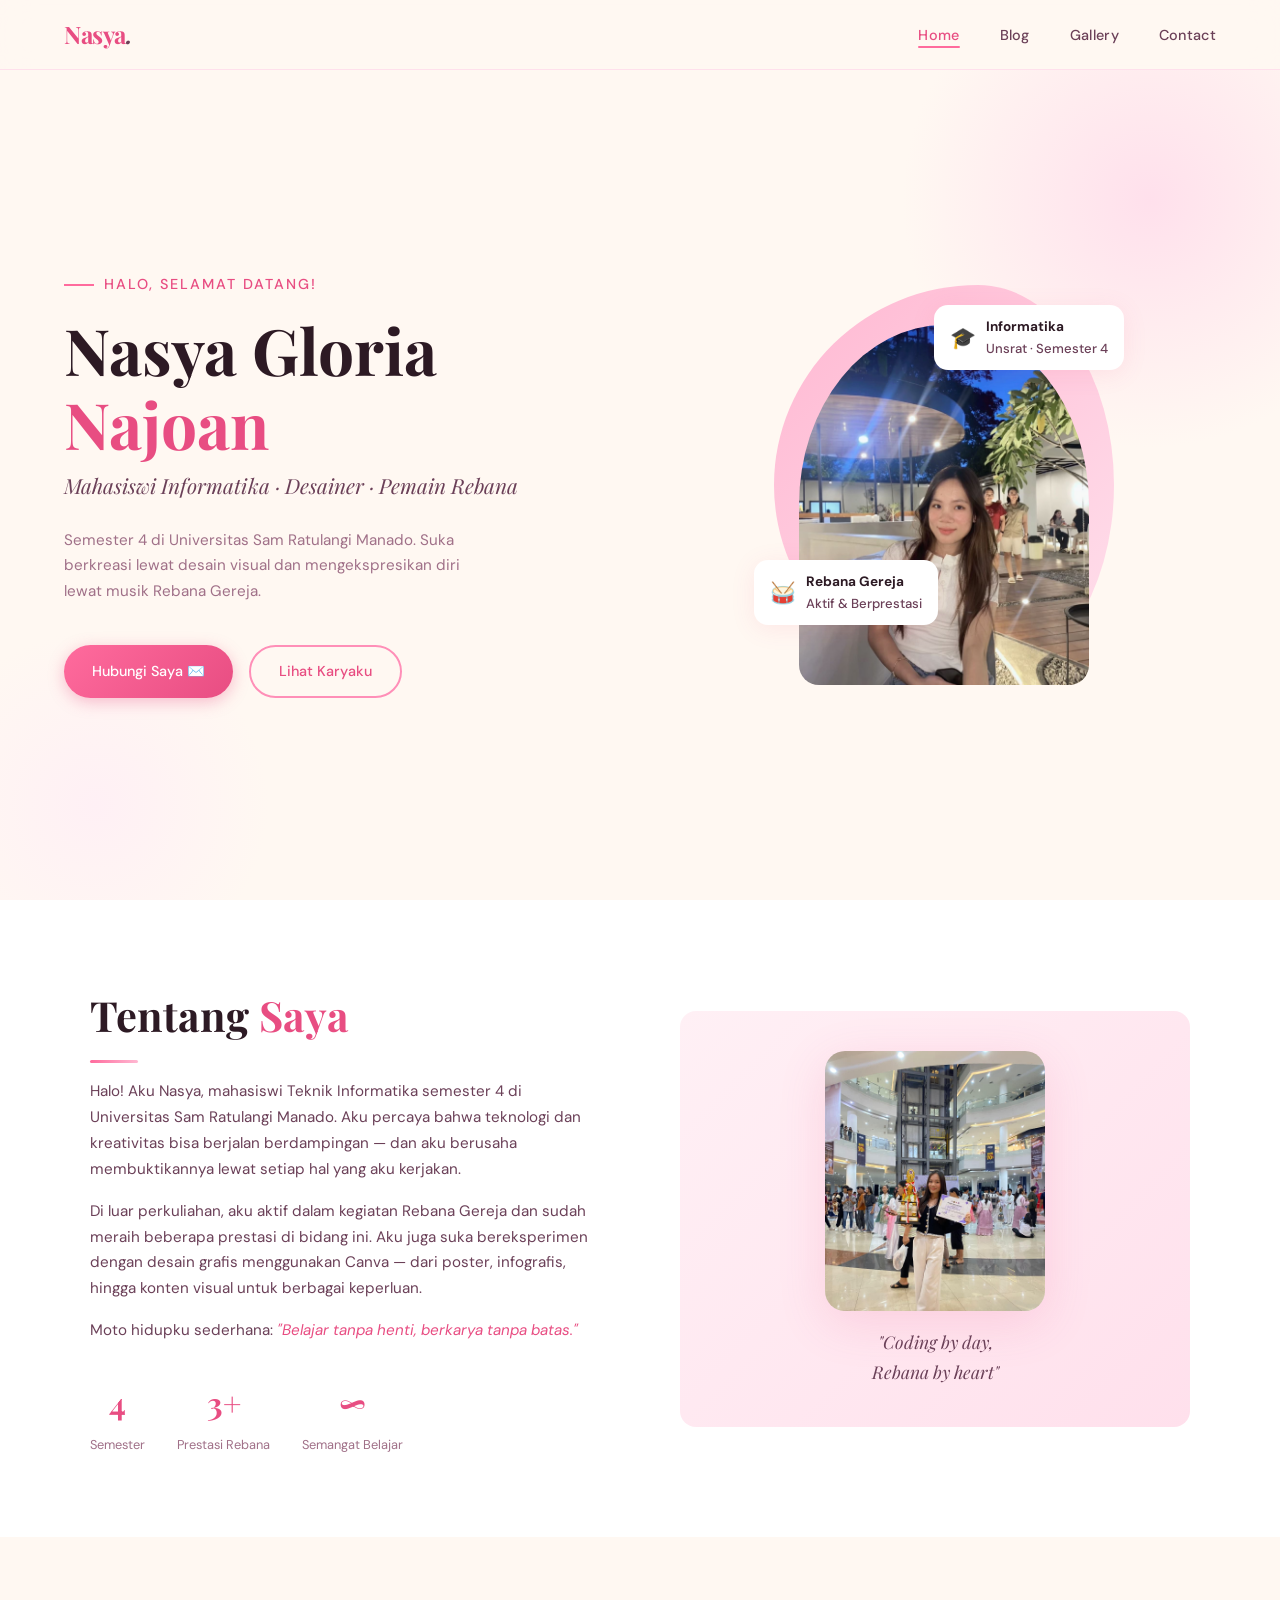
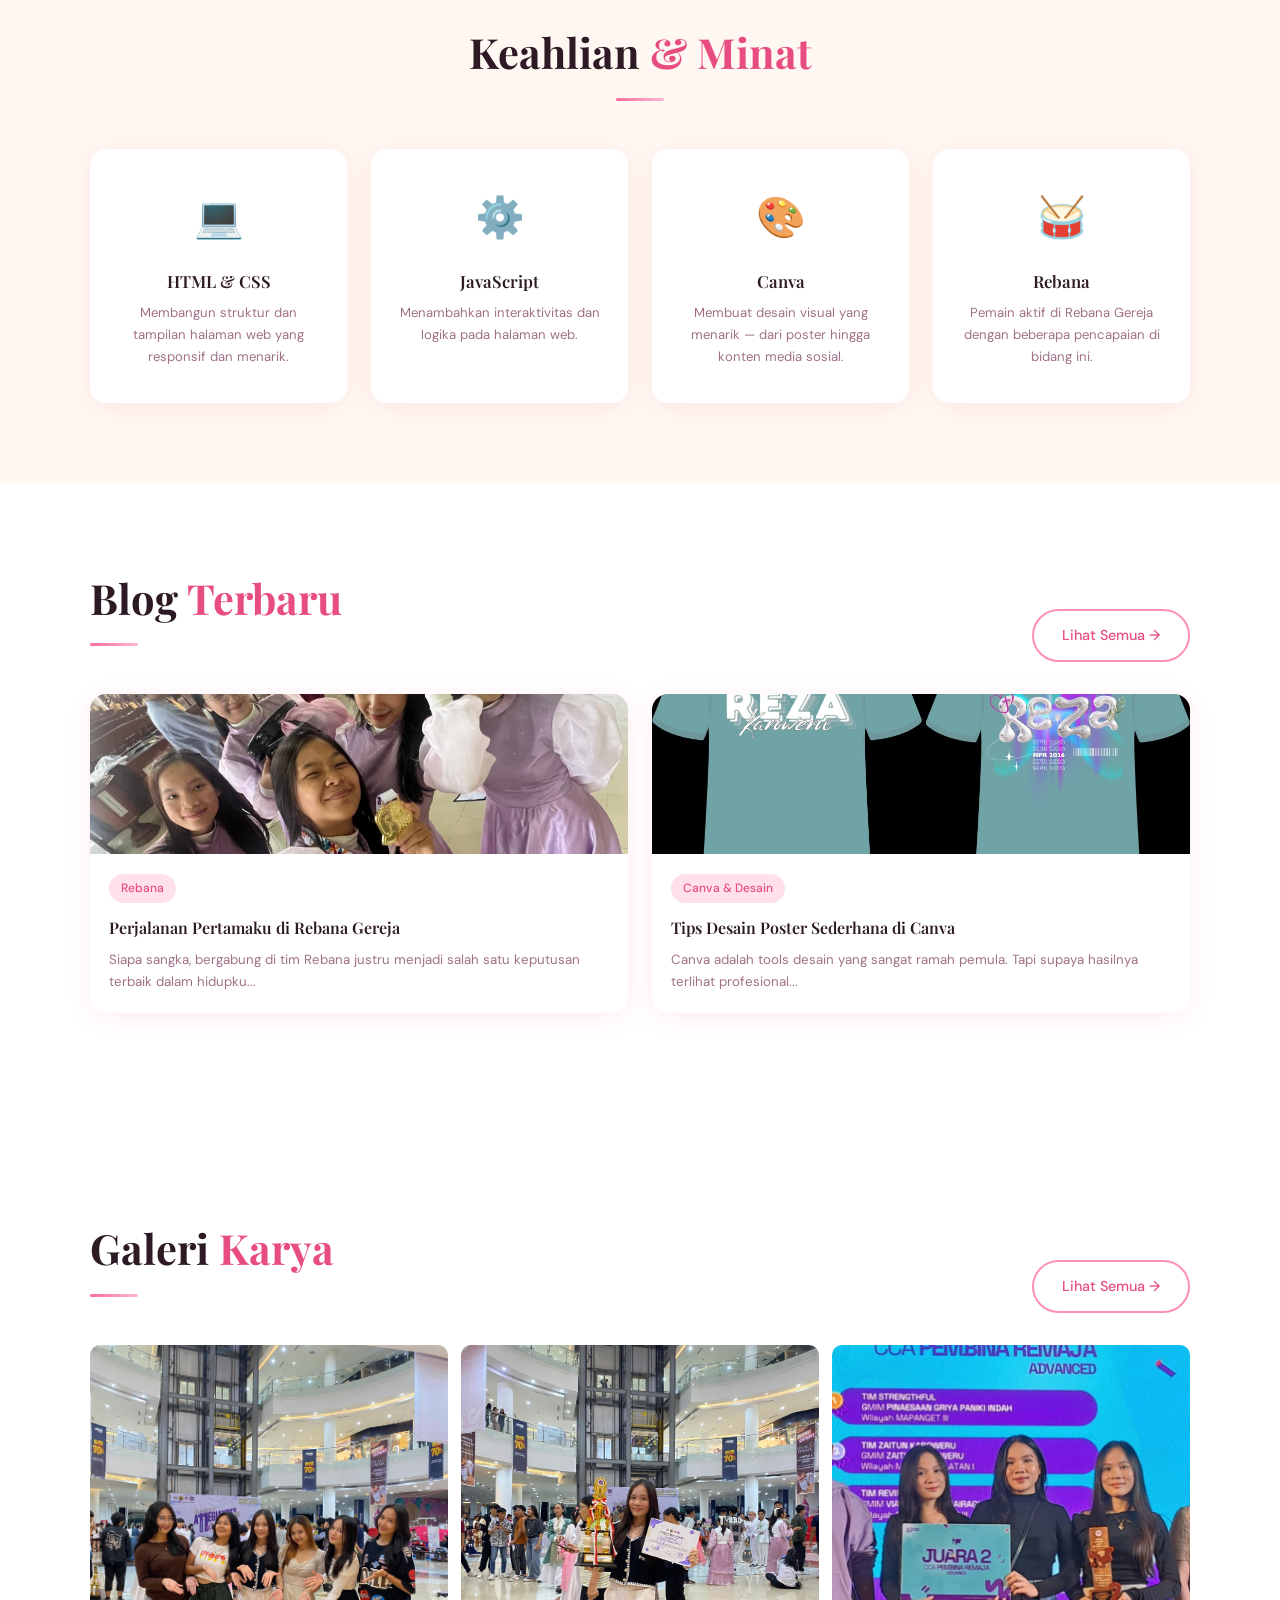
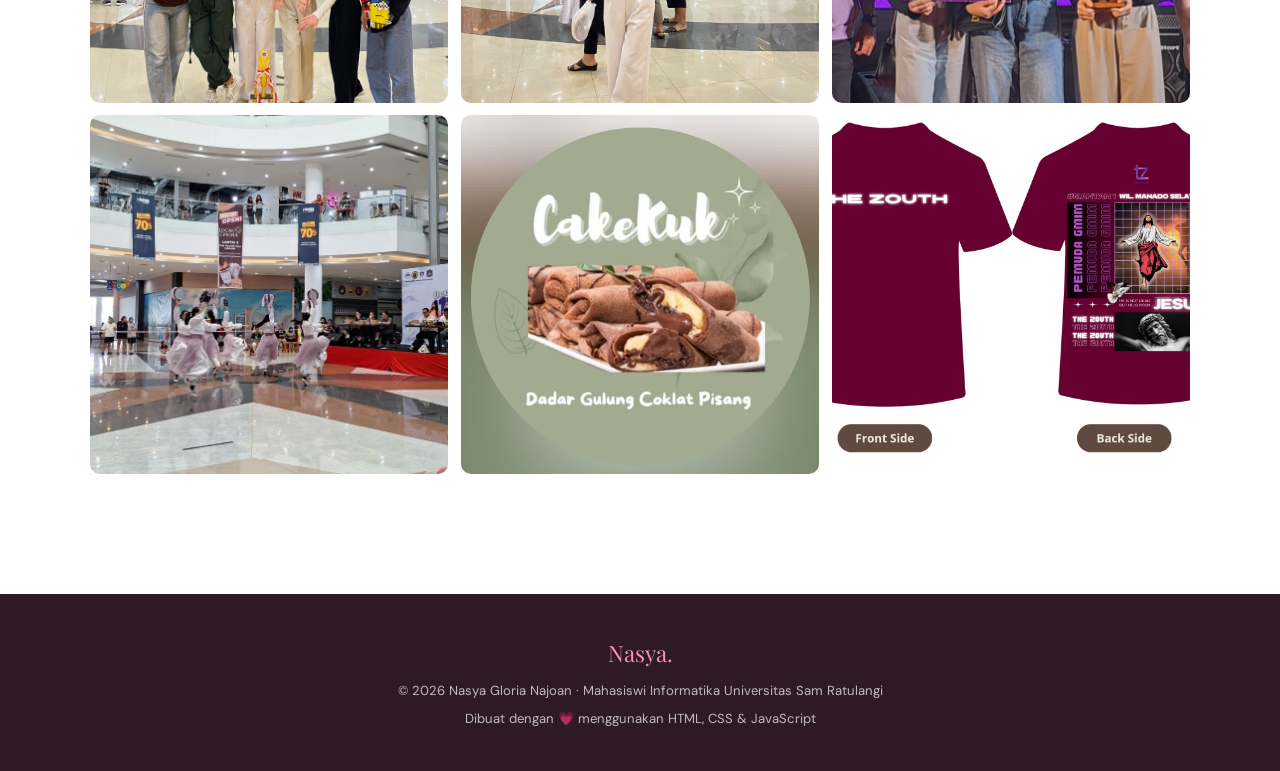
<file: index.html>
<!DOCTYPE html>
<html lang="id">

<head>
    <meta charset="UTF-8">
    <meta name="viewport" content="width=device-width, initial-scale=1.0">
    <title>Nasya Gloria Najoan — Personal Homepage</title>
    <link rel="stylesheet" href="css/style.css">
    <link rel="icon"
        href="data:image/svg+xml,<svg xmlns='http://www.w3.org/2000/svg' viewBox='0 0 100 100'><text y='.9em' font-size='90'>🌸</text></svg>">
</head>

<body>

    <!-- NAVBAR -->
    <nav class="navbar">
        <a href="index.html" class="nav-logo">Nasya<span>.</span></a>
        <ul class="nav-links">
            <li><a href="index.html" class="active">Home</a></li>
            <li><a href="pages/blog.html">Blog</a></li>
            <li><a href="pages/gallery.html">Gallery</a></li>
            <li><a href="pages/contact.html">Contact</a></li>
        </ul>
        <div class="nav-toggle" aria-label="Toggle menu">
            <span></span><span></span><span></span>
        </div>
    </nav>

    <div class="page-wrapper">

        <!-- HERO -->
        <section class="hero">
            <div class="hero-text">
                <p class="hero-greeting">Halo, Selamat Datang!</p>
                <h1 class="hero-name">
                    Nasya Gloria<br><span>Najoan</span>
                </h1>
                <p class="hero-tagline">Mahasiswi Informatika · Desainer · Pemain Rebana</p>
                <p class="hero-desc">
                    Semester 4 di Universitas Sam Ratulangi Manado. Suka berkreasi lewat desain visual dan
                    mengekspresikan diri lewat musik Rebana Gereja.
                </p>
                <div class="hero-btns">
                    <a href="pages/contact.html" class="btn btn-primary">Hubungi Saya ✉️</a>
                    <a href="pages/gallery.html" class="btn btn-outline">Lihat Karyaku</a>
                </div>
            </div>

            <div class="hero-image">
                <div class="hero-img-wrap">
                    <div class="hero-img-bg"></div>
                    <img src="assets/img/ProfilePicture.png" alt="Nasya Gloria Najoan">

                    <div class="hero-badge hero-badge-1">
                        <span class="badge-icon">🎓</span>
                        <div>
                            <strong style="display:block;font-size:0.85rem;color:var(--text-dark)">Informatika</strong>
                            <span>Unsrat · Semester 4</span>
                        </div>
                    </div>

                    <div class="hero-badge hero-badge-2">
                        <span class="badge-icon">🥁</span>
                        <div>
                            <strong style="display:block;font-size:0.85rem;color:var(--text-dark)">Rebana
                                Gereja</strong>
                            <span>Aktif & Berprestasi</span>
                        </div>
                    </div>
                </div>
            </div>
        </section>

        <!-- ABOUT -->
        <section class="about">
            <div class="about-inner">
                <div class="about-text fade-up">
                    <h2 class="section-title">Tentang <span>Saya</span></h2>
                    <div class="divider"></div>
                    <p>
                        Halo! Aku Nasya, mahasiswi Teknik Informatika semester 4 di Universitas Sam Ratulangi Manado.
                        Aku percaya bahwa teknologi dan kreativitas bisa berjalan berdampingan — dan aku berusaha
                        membuktikannya lewat setiap hal yang aku kerjakan.
                    </p>
                    <p>
                        Di luar perkuliahan, aku aktif dalam kegiatan Rebana Gereja dan sudah meraih beberapa prestasi
                        di bidang ini. Aku juga suka bereksperimen dengan desain grafis menggunakan Canva — dari poster,
                        infografis, hingga konten visual untuk berbagai keperluan.
                    </p>
                    <p>
                        Moto hidupku sederhana: <em style="color:var(--pink-500);font-style:italic">"Belajar tanpa
                            henti, berkarya tanpa batas."</em>
                    </p>
                    <div class="about-highlights">
                        <div class="highlight-item">
                            <span class="highlight-num">4</span>
                            <span class="highlight-label">Semester</span>
                        </div>
                        <div class="highlight-item">
                            <span class="highlight-num">3+</span>
                            <span class="highlight-label">Prestasi Rebana</span>
                        </div>
                        <div class="highlight-item">
                            <span class="highlight-num">∞</span>
                            <span class="highlight-label">Semangat Belajar</span>
                        </div>
                    </div>
                </div>

                <div class="fade-up" style="animation-delay:0.15s">
                    <div
                        style="background:linear-gradient(135deg,var(--pink-50),var(--pink-100));border-radius:var(--radius);padding:2.5rem;height:100%;display:flex;align-items:center;justify-content:center">
                        <div style="text-align:center">
                            <img src="assets/Rebana/Rebana2.jpeg" alt="Nasya"
                                style="width:220px;height:260px;object-fit:cover;object-position:top;border-radius:20px;box-shadow:var(--shadow-lg)">
                            <p
                                style="font-family:'Playfair Display',serif;font-size:1.1rem;color:var(--text-mid);font-style:italic;margin-top:1rem">
                                "Coding by day,<br>Rebana by heart"</p>
                        </div>
                    </div>
                </div>
            </div>
        </section>

        <!-- SKILLS -->
        <section>
            <div style="max-width:1100px;margin:0 auto">
                <div class="fade-up" style="text-align:center;margin-bottom:3rem">
                    <h2 class="section-title">Keahlian <span>&amp; Minat</span></h2>
                    <div class="divider" style="margin:0.6rem auto 0"></div>
                </div>
                <div class="skills-grid">
                    <div class="skill-card fade-up">
                        <div class="skill-icon">💻</div>
                        <div class="skill-name">HTML & CSS</div>
                        <div class="skill-desc">Membangun struktur dan tampilan halaman web yang responsif dan menarik.
                        </div>
                    </div>
                    <div class="skill-card fade-up">
                        <div class="skill-icon">⚙️</div>
                        <div class="skill-name">JavaScript</div>
                        <div class="skill-desc">Menambahkan interaktivitas dan logika pada halaman web.</div>
                    </div>
                    <div class="skill-card fade-up">
                        <div class="skill-icon">🎨</div>
                        <div class="skill-name">Canva</div>
                        <div class="skill-desc">Membuat desain visual yang menarik — dari poster hingga konten media
                            sosial.</div>
                    </div>
                    <div class="skill-card fade-up">
                        <div class="skill-icon">🥁</div>
                        <div class="skill-name">Rebana</div>
                        <div class="skill-desc">Pemain aktif di Rebana Gereja dengan beberapa pencapaian di bidang ini.
                        </div>
                    </div>
                </div>
            </div>
        </section>

        <!-- BLOG PREVIEW -->
        <section class="preview-section">
            <div class="preview-section-inner">
                <div class="preview-header fade-up">
                    <div>
                        <h2 class="section-title">Blog <span>Terbaru</span></h2>
                        <div class="divider"></div>
                    </div>
                    <a href="pages/blog.html" class="btn btn-outline">Lihat Semua →</a>
                </div>
                <div class="preview-grid">
                    <div class="blog-preview-card fade-up" onclick="window.location='pages/blog.html'"
                        style="cursor:pointer">
                        <div class="blog-preview-img">
                            <img src="assets/Rebana/Rebana3.jpeg" alt="Rebana"
                                style="width:100%;height:100%;object-fit:cover">
                        </div>
                        <div class="blog-preview-body">
                            <span class="tag">Rebana</span>
                            <h3 class="blog-preview-title">Perjalanan Pertamaku di Rebana Gereja</h3>
                            <p class="blog-preview-excerpt">Siapa sangka, bergabung di tim Rebana justru menjadi salah
                                satu keputusan terbaik dalam hidupku...</p>
                        </div>
                    </div>
                    <div class="blog-preview-card fade-up" onclick="window.location='pages/blog.html'"
                        style="cursor:pointer">
                        <div class="blog-preview-img">
                            <img src="assets/canva/canva4.jpeg" alt="Canva"
                                style="width:100%;height:100%;object-fit:cover">
                        </div>
                        <div class="blog-preview-body">
                            <span class="tag">Canva & Desain</span>
                            <h3 class="blog-preview-title">Tips Desain Poster Sederhana di Canva</h3>
                            <p class="blog-preview-excerpt">Canva adalah tools desain yang sangat ramah pemula. Tapi
                                supaya hasilnya terlihat profesional...</p>
                        </div>
                    </div>
                </div>
            </div>
        </section>

        <!-- GALLERY PREVIEW -->
        <section style="background:var(--white)">
            <div style="max-width:1100px;margin:0 auto">
                <div class="preview-header fade-up">
                    <div>
                        <h2 class="section-title">Galeri <span>Karya</span></h2>
                        <div class="divider"></div>
                    </div>
                    <a href="pages/gallery.html" class="btn btn-outline">Lihat Semua →</a>
                </div>
                <div class="gallery-preview-grid fade-up">
                    <div class="gallery-preview-item" onclick="window.location='pages/gallery.html'">
                        <img src="assets/Rebana/Rebana1.jpeg" alt="Rebana">
                    </div>
                    <div class="gallery-preview-item" onclick="window.location='pages/gallery.html'">
                        <img src="assets/Rebana/Rebana2.jpeg" alt="Rebana">
                    </div>
                    <div class="gallery-preview-item" onclick="window.location='pages/gallery.html'">
                        <img src="assets/cca/cca1.jpeg" alt="CCA">
                    </div>
                    <div class="gallery-preview-item" onclick="window.location='pages/gallery.html'">
                        <img src="assets/Rebana/Performance.jpeg" alt="Performance">
                    </div>
                    <div class="gallery-preview-item" onclick="window.location='pages/gallery.html'">
                        <img src="assets/canva/canva1.jpeg" alt="Canva">
                    </div>
                    <div class="gallery-preview-item" onclick="window.location='pages/gallery.html'">
                        <img src="assets/canva/canva3.jpeg" alt="Canva">
                    </div>
                </div>
            </div>
        </section>

    </div><!-- end page-wrapper -->

    <!-- FOOTER -->
    <footer>
        <span class="footer-logo">Nasya.</span>
        <p>© 2026 Nasya Gloria Najoan · Mahasiswi Informatika Universitas Sam Ratulangi</p>
        <p style="margin-top:0.4rem">Dibuat dengan 💗 menggunakan HTML, CSS &amp; JavaScript</p>
    </footer>

    <script src="js/script.js"></script>
</body>

</html>
</file>
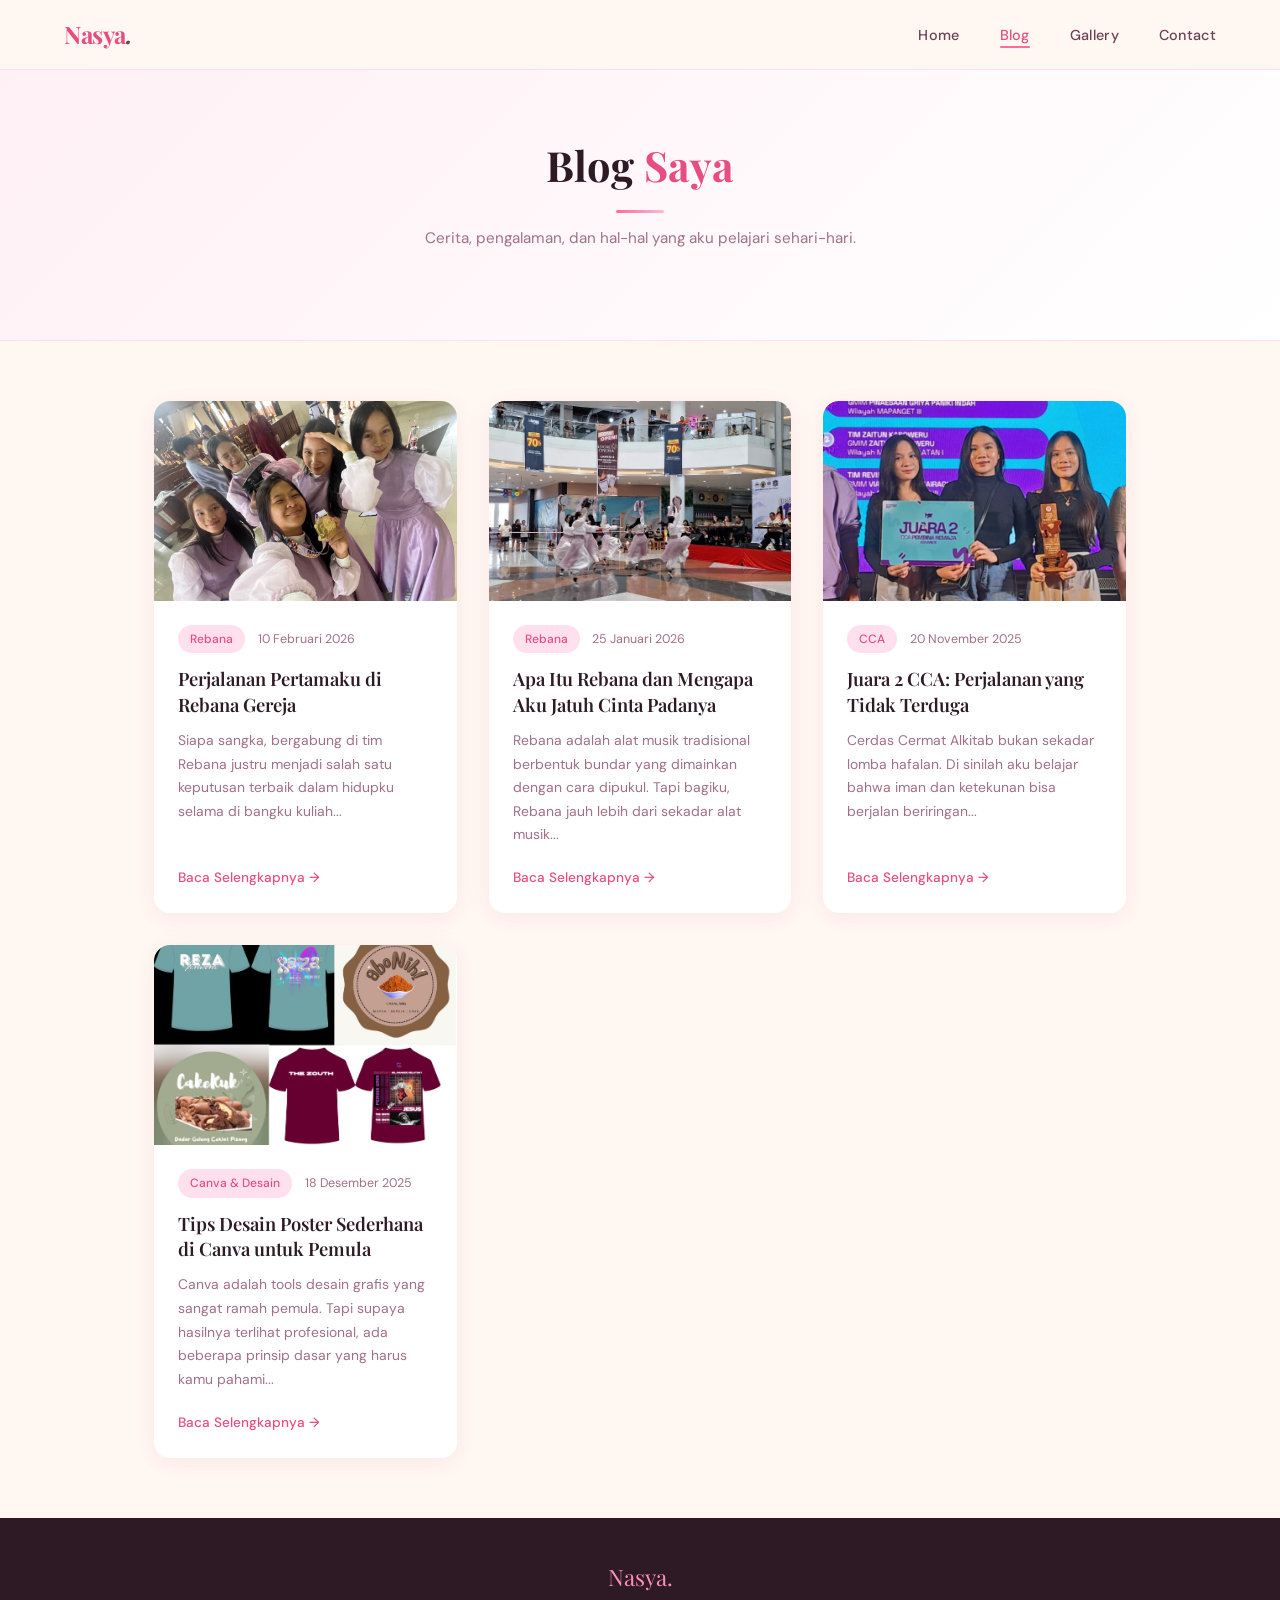
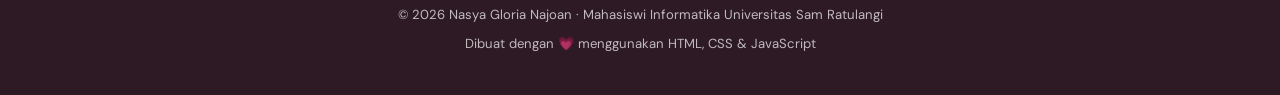
<file: pages/blog.html>
<!DOCTYPE html>
<html lang="id">

<head>
    <meta charset="UTF-8">
    <meta name="viewport" content="width=device-width, initial-scale=1.0">
    <title>Blog — Nasya Gloria Najoan</title>
    <link rel="stylesheet" href="../css/style.css">
    <link rel="icon"
        href="data:image/svg+xml,<svg xmlns='http://www.w3.org/2000/svg' viewBox='0 0 100 100'><text y='.9em' font-size='90'>🌸</text></svg>">
</head>

<body>

    <!-- NAVBAR -->
    <nav class="navbar">
        <a href="../index.html" class="nav-logo">Nasya<span>.</span></a>
        <ul class="nav-links">
            <li><a href="../index.html">Home</a></li>
            <li><a href="blog.html" class="active">Blog</a></li>
            <li><a href="gallery.html">Gallery</a></li>
            <li><a href="contact.html">Contact</a></li>
        </ul>
        <div class="nav-toggle" aria-label="Toggle menu">
            <span></span><span></span><span></span>
        </div>
    </nav>

    <div class="page-wrapper">

        <!-- BLOG HERO -->
        <div class="blog-hero">
            <h1 class="section-title fade-up">Blog <span>Saya</span></h1>
            <div class="divider" style="margin: 0.6rem auto 0.8rem"></div>
            <p class="section-subtitle fade-up">Cerita, pengalaman, dan hal-hal yang aku pelajari sehari-hari.</p>
        </div>

        <!-- BLOG GRID -->
        <div class="blog-grid">

            <!-- ARTIKEL 1 -->
            <article class="blog-card fade-up" onclick="openBlogModal('modal-1')">
                <div class="blog-card-img">
                    <img src="../assets/Rebana/Rebana3.jpeg" alt="Deskripsi foto">
                </div>
                <div class="blog-card-body">
                    <div class="blog-card-meta">
                        <span class="tag">Rebana</span>
                        <span class="blog-card-date">10 Februari 2026</span>
                    </div>
                    <h3 class="blog-card-title">Perjalanan Pertamaku di Rebana Gereja</h3>
                    <p class="blog-card-excerpt">Siapa sangka, bergabung di tim Rebana justru menjadi salah satu
                        keputusan terbaik dalam hidupku selama di bangku kuliah...</p>
                    <span class="blog-read-more">Baca Selengkapnya →</span>
                </div>
            </article>

            <!-- ARTIKEL 2 -->
            <article class="blog-card fade-up" onclick="openBlogModal('modal-2')">
                <div class="blog-card-img">
                    <img src="../assets/Rebana/Performance.jpeg" alt="Deskripsi foto">
                </div>
                <div class="blog-card-body">
                    <div class="blog-card-meta">
                        <span class="tag">Rebana</span>
                        <span class="blog-card-date">25 Januari 2026</span>
                    </div>
                    <h3 class="blog-card-title">Apa Itu Rebana dan Mengapa Aku Jatuh Cinta Padanya</h3>
                    <p class="blog-card-excerpt">Rebana adalah alat musik tradisional berbentuk bundar yang dimainkan
                        dengan cara dipukul. Tapi bagiku, Rebana jauh lebih dari sekadar alat musik...</p>
                    <span class="blog-read-more">Baca Selengkapnya →</span>
                </div>
            </article>

            <!-- ARTIKEL 3 -->
            <article class="blog-card fade-up" onclick="openBlogModal('modal-3')">
                <div class="blog-card-img">
                    <img src="../assets/cca/cca1.jpeg" alt="Perlombaan CCA">
                </div>
                <div class="blog-card-body">
                    <div class="blog-card-meta">
                        <span class="tag">CCA</span>
                        <span class="blog-card-date">20 November 2025</span>
                    </div>
                    <h3 class="blog-card-title">Juara 2 CCA: Perjalanan yang Tidak Terduga</h3>
                    <p class="blog-card-excerpt">Cerdas Cermat Alkitab bukan sekadar lomba hafalan. Di sinilah aku
                        belajar bahwa iman dan ketekunan bisa berjalan beriringan...</p>
                    <span class="blog-read-more">Baca Selengkapnya →</span>
                </div>
            </article>

            <!-- ARTIKEL 4 -->
            <article class="blog-card fade-up" onclick="openBlogModal('modal-4')">
                <div class="blog-card-img">
                    <img src="../assets/canva/colab.png" alt="Perlombaan CCA">
                </div>
                <div class="blog-card-body">
                    <div class="blog-card-meta">
                        <span class="tag">Canva & Desain</span>
                        <span class="blog-card-date">18 Desember 2025</span>
                    </div>
                    <h3 class="blog-card-title">Tips Desain Poster Sederhana di Canva untuk Pemula</h3>
                    <p class="blog-card-excerpt">Canva adalah tools desain grafis yang sangat ramah pemula. Tapi supaya
                        hasilnya terlihat profesional, ada beberapa prinsip dasar yang harus kamu pahami...</p>
                    <span class="blog-read-more">Baca Selengkapnya →</span>
                </div>
            </article>

        </div>

    </div>

    <!-- MODALS -->

    <!-- MODAL 1 -->
    <div class="modal-overlay" id="modal-1" role="dialog" aria-modal="true">
        <div class="modal-box">
            <div class="modal-header-img">
                <img src="../assets/Rebana/Rebana3.jpeg" alt="Deskripsi foto">
                <button class="modal-close" onclick="closeBlogModal('modal-1')" aria-label="Tutup">✕</button>
            </div>
            <div class="modal-content">
                <div class="modal-meta">
                    <span class="tag">Rebana</span>
                    <span style="font-size:0.8rem;color:var(--text-soft)">10 Februari 2026</span>
                </div>
                <h2 class="modal-title">Perjalanan Pertamaku di Rebana Gereja</h2>
                <div class="modal-body">
                    <p>Siapa sangka, bergabung di tim Rebana Gereja justru menjadi salah satu keputusan terbaik yang
                        pernah aku ambil selama di bangku kuliah. Awalnya aku ragu — aku bukan pemain perkusi
                        profesional, dan rasanya tidak percaya diri untuk tampil di depan jemaat.</p>
                    <p>Tapi ternyata, Rebana bukan sekadar soal teknik memukul rebana dengan benar. Ini soal
                        kebersamaan, soal rasa syukur yang dituangkan lewat irama dan harmoni bersama. Latihan pertamaku
                        cukup kacau — ritme sering meleset, dan tanganku belum terbiasa dengan pola pukulan yang
                        diinstruksikan. Tapi kakak-kakak di tim sangat sabar mengajarkan.</p>
                    <p>Kini, setelah beberapa bulan bergabung, aku sudah bisa mengikuti penampilan di beberapa
                        kesempatan ibadah. Rasanya luar biasa — ada kepuasan tersendiri ketika melihat jemaat tersenyum
                        dan ikut larut dalam nuansa doa yang dibangun lewat musik Rebana.</p>
                    <p>Buat kamu yang masih ragu untuk bergabung dalam kegiatan seni di gereja atau kampus — coba saja.
                        Bukan karena kamu harus sempurna, tapi karena proses belajarnya yang jauh lebih berharga dari
                        hasil akhirnya.</p>
                </div>
            </div>
        </div>
    </div>

    <!-- MODAL 2 -->
    <div class="modal-overlay" id="modal-2" role="dialog" aria-modal="true">
        <div class="modal-box">
            <div class="modal-header-img">
                <span><img src="../assets/Rebana/Performance.jpeg" alt="Deskripsi foto"></span>
                <button class="modal-close" onclick="closeBlogModal('modal-2')" aria-label="Tutup">✕</button>
            </div>
            <div class="modal-content">
                <div class="modal-meta">
                    <span class="tag">Rebana</span>
                    <span style="font-size:0.8rem;color:var(--text-soft)">25 Januari 2026</span>
                </div>
                <h2 class="modal-title">Apa Itu Rebana dan Mengapa Aku Jatuh Cinta Padanya</h2>
                <div class="modal-body">
                    <p>Rebana adalah alat musik tradisional berbentuk bundar yang dimainkan dengan cara dipukul
                        menggunakan telapak tangan. Dalam konteks musik Islami, Rebana sudah dikenal sejak lama. Namun
                        dalam komunitas Kristen di daerah tertentu, termasuk di Sulawesi Utara, Rebana juga diadaptasi
                        sebagai bagian dari musik rohani yang penuh semangat.</p>
                    <p>Bunyi Rebana itu unik — ada yang bernada rendah dan berat, ada yang nyaring dan ceria tergantung
                        dari cara memukulnya. Kombinasi beberapa Rebana dalam satu kelompok menghasilkan irama yang bisa
                        membuat kaki ikut bergerak tanpa sadar.</p>
                    <p>Yang membuatku benar-benar jatuh cinta adalah suasana ketika bermain bersama. Semua anggota harus
                        kompak, saling mendengarkan, dan saling melengkapi. Tidak ada yang lebih penting dari yang lain
                        — semua bagian, dari yang memimpin hingga yang mengisi ritme belakang, sama-sama punya peran
                        yang krusial.</p>
                    <p>Bagiku, Rebana mengajarkan nilai kolaborasi dan kerendahan hati. Dua hal yang sangat aku
                        butuhkan, tidak hanya di atas panggung, tapi juga dalam kehidupan sehari-hari sebagai mahasiswa.
                    </p>
                </div>
            </div>
        </div>
    </div>

    <!-- MODAL 3 -->
    <div class="modal-overlay" id="modal-3" role="dialog" aria-modal="true">
        <div class="modal-box">
            <div class="modal-header-img">
                <img src="../assets/cca/cca2.jpeg" style="object-position: center 40%;" alt="Perlombaan CCA">
                <button class="modal-close" onclick="closeBlogModal('modal-3')" aria-label="Tutup">✕</button>
            </div>
            <div class="modal-content">
                <div class="modal-meta">
                    <span class="tag">CCA</span>
                    <span style="font-size:0.8rem;color:var(--text-soft)">20 November 2025</span>
                </div>
                <h2 class="modal-title">Juara 2 CCA: Perjalanan yang Tidak Terduga</h2>
                <div class="modal-body">
                    <p>Cerdas Cermat Alkitab — atau yang biasa disebut CCA — adalah kompetisi yang menguji pemahaman dan
                        hafalan terhadap isi Alkitab. Ketika pertama kali diajak bergabung, jujur aku tidak terlalu
                        percaya diri. Banyak peserta lain yang sudah jauh lebih berpengalaman.</p>
                    <p>Persiapannya tidak mudah. Kami harus membaca, menghafal, dan memahami banyak bagian dari Alkitab
                        dalam waktu yang terbatas. Ada malam-malam di mana rasanya materi tidak mau masuk ke kepala,
                        tapi aku terus mencoba.</p>
                    <p>Yang membuatku bertahan adalah semangat tim. Kami saling menguji satu sama lain, saling
                        mengingatkan bagian yang terlupa, dan saling menyemangati ketika mulai lelah. Itu bukan lagi
                        sekadar persiapan lomba — itu menjadi perjalanan iman bersama.</p>
                    <p>Hasilnya? Kami meraih Juara 2. Bukan angka sempurna, tapi bagiku itu lebih dari cukup. Karena
                        yang paling berharga bukan tropi-nya, melainkan proses dan kebersamaan yang kami bangun selama
                        persiapan.</p>
                </div>
            </div>
        </div>
    </div>

    <!-- MODAL 4 -->
    <div class="modal-overlay" id="modal-4" role="dialog" aria-modal="true">
        <div class="modal-box">
            <div class="modal-header-img">
                <span><img src="../assets/canva/colab.png" alt="Deskripsi foto"></span>
                <button class="modal-close" onclick="closeBlogModal('modal-4')" aria-label="Tutup">✕</button>
            </div>
            <div class="modal-content">
                <div class="modal-meta">
                    <span class="tag">Canva & Desain</span>
                    <span style="font-size:0.8rem;color:var(--text-soft)">18 Desember 2025</span>
                </div>
                <h2 class="modal-title">Tips Desain Poster Sederhana di Canva untuk Pemula</h2>
                <div class="modal-body">
                    <p>Canva adalah salah satu tools desain grafis paling populer untuk pemula. Antarmukanya intuitif,
                        template-nya melimpah, dan hasilnya bisa langsung terlihat profesional — asalkan kamu paham
                        beberapa prinsip dasarnya.</p>
                    <p><strong>1. Pilih palet warna yang konsisten.</strong> Jangan pakai terlalu banyak warna dalam
                        satu desain. Idealnya 2–3 warna utama yang harmonis. Di Canva, kamu bisa menggunakan fitur
                        "Brand Kit" atau memilih dari palet warna yang sudah disediakan.</p>
                    <p><strong>2. Typography itu penting.</strong> Jangan pakai lebih dari 2 jenis font dalam satu
                        desain. Padukan font yang kontras — misalnya font dekoratif untuk judul dan font simpel untuk
                        isi teks.</p>
                    <p><strong>3. Manfaatkan whitespace.</strong> Banyak pemula takut ruang kosong dan akhirnya mengisi
                        desain dengan terlalu banyak elemen. Padahal, ruang kosong membuat desain terasa lebih bersih
                        dan mudah dibaca.</p>
                    <p><strong>4. Gunakan template sebagai titik awal, bukan akhir.</strong> Template Canva bukan tujuan
                        akhir. Gunakan sebagai kerangka, lalu modifikasi sesuai kebutuhan dan identitasmu.</p>
                    <p>Dengan konsistensi dan banyak latihan, desainmu akan terus berkembang. Aku sendiri masih terus
                        belajar dan bereksperimen — dan itu adalah bagian paling menyenangkannya!</p>
                </div>
            </div>
        </div>
    </div>

    <!-- FOOTER -->
    <footer>
        <span class="footer-logo">Nasya.</span>
        <p>© 2026 Nasya Gloria Najoan · Mahasiswi Informatika Universitas Sam Ratulangi</p>
        <p style="margin-top:0.4rem">Dibuat dengan 💗 menggunakan HTML, CSS &amp; JavaScript</p>
    </footer>

    <script src="../js/script.js"></script>
</body>

</html>
</file>
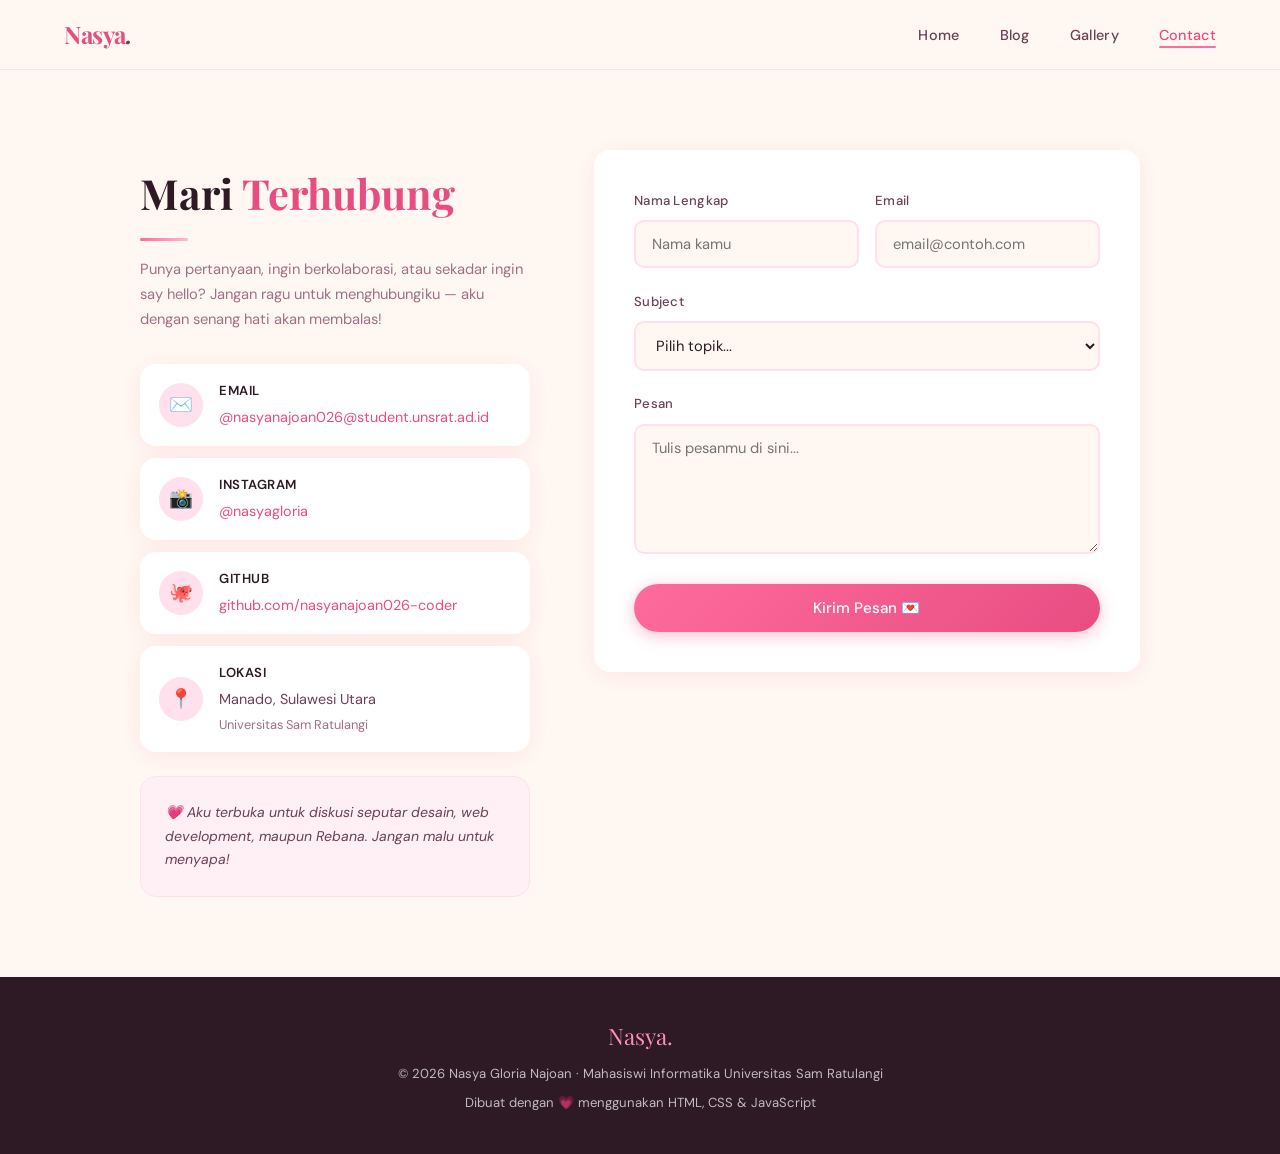
<file: pages/contact.html>
<!DOCTYPE html>
<html lang="id">
<head>
  <meta charset="UTF-8">
  <meta name="viewport" content="width=device-width, initial-scale=1.0">
  <title>Contact — Nasya Gloria Najoan</title>
  <link rel="stylesheet" href="../css/style.css">
  <link rel="icon" href="data:image/svg+xml,<svg xmlns='http://www.w3.org/2000/svg' viewBox='0 0 100 100'><text y='.9em' font-size='90'>🌸</text></svg>">
</head>
<body>

  <!-- NAVBAR -->
  <nav class="navbar">
    <a href="../index.html" class="nav-logo">Nasya<span>.</span></a>
    <ul class="nav-links">
      <li><a href="../index.html">Home</a></li>
      <li><a href="blog.html">Blog</a></li>
      <li><a href="gallery.html">Gallery</a></li>
      <li><a href="contact.html" class="active">Contact</a></li>
    </ul>
    <div class="nav-toggle" aria-label="Toggle menu">
      <span></span><span></span><span></span>
    </div>
  </nav>

  <div class="page-wrapper">

    <section class="contact-page">
      <div class="contact-inner">

        <!-- LEFT: Info -->
<div class="contact-info fade-up">
  <h1 class="section-title">Mari <span>Terhubung</span></h1>
  <div class="divider"></div>
  <p class="contact-info-desc">
    Punya pertanyaan, ingin berkolaborasi, atau sekadar ingin say hello? Jangan ragu untuk menghubungiku — aku dengan senang hati akan membalas!
  </p>

  <div class="contact-card">
    <div class="contact-icon">✉️</div>
    <div class="contact-card-text">
      <strong>Email</strong>
      <span><a href="mailto:nasyanajoan026@student.unsrat.ad.id" target="_blank" style="color:var(--pink-500)">@nasyanajoan026@student.unsrat.ad.id</a></span>
    </div>
  </div>

  <div class="contact-card">
    <div class="contact-icon">📸</div>
    <div class="contact-card-text">
      <strong>Instagram</strong>
      <span><a href="https://www.instagram.com/nasyagloria/" target="_blank" style="color:var(--pink-500)">@nasyagloria</a></span>
    </div>
  </div>

  <div class="contact-card">
    <div class="contact-icon">🐙</div>
    <div class="contact-card-text">
      <strong>GitHub</strong>
      <span><a href="https://github.com/nasyanajoan026-coder" target="_blank" style="color:var(--pink-500)">github.com/nasyanajoan026-coder</a></span>
    </div>
  </div>

  <div class="contact-card">
    <div class="contact-icon">📍</div>
    <div class="contact-card-text">
      <strong>Lokasi</strong>
      <span>Manado, Sulawesi Utara</span>
      <span style="font-size:0.8rem;color:var(--text-soft)">Universitas Sam Ratulangi</span>
    </div>
  </div>

  <div style="margin-top:1.5rem;padding:1.5rem;background:var(--pink-50);border-radius:var(--radius);border:1px solid var(--pink-100)">
    <p style="font-size:0.88rem;color:var(--text-mid);font-style:italic;line-height:1.7">
      💗 Aku terbuka untuk diskusi seputar desain, web development, maupun Rebana. Jangan malu untuk menyapa!
    </p>
  </div>
</div>

        <!-- RIGHT: Form -->
        <div class="contact-form-wrap fade-up" style="animation-delay:0.15s">
          <form class="contact-form">
            <div class="form-row">
              <div class="form-group">
                <label for="name">Nama Lengkap</label>
                <input type="text" id="name" name="name" placeholder="Nama kamu" required>
              </div>
              <div class="form-group">
                <label for="email">Email</label>
                <input type="email" id="email" name="email" placeholder="email@contoh.com" required>
              </div>
            </div>

            <div class="form-group">
              <label for="subject">Subject</label>
              <select id="subject" name="subject" required>
                <option value="" disabled selected>Pilih topik...</option>
                <option value="kolaborasi">Kolaborasi Proyek</option>
                <option value="desain">Tanya Seputar Desain</option>
                <option value="rebana">Tentang Rebana</option>
                <option value="lainnya">Lainnya</option>
              </select>
            </div>

            <div class="form-group">
              <label for="message">Pesan</label>
              <textarea id="message" name="message" placeholder="Tulis pesanmu di sini..." required></textarea>
            </div>

            <button type="submit" class="btn btn-primary form-submit">
              Kirim Pesan 💌
            </button>
          </form>

          <div class="form-success">
            <span class="success-icon">💌</span>
            <h3>Pesan Terkirim!</h3>
            <p>Terima kasih sudah menghubungi aku. Aku akan segera membalas pesanmu. 🌸</p>
          </div>
        </div>

      </div>
    </section>

  </div>

  <!-- FOOTER -->
  <footer>
    <span class="footer-logo">Nasya.</span>
    <p>© 2026 Nasya Gloria Najoan · Mahasiswi Informatika Universitas Sam Ratulangi</p>
    <p style="margin-top:0.4rem">Dibuat dengan 💗 menggunakan HTML, CSS &amp; JavaScript</p>
  </footer>

  <script src="../js/script.js"></script>
</body>
</html>
</file>
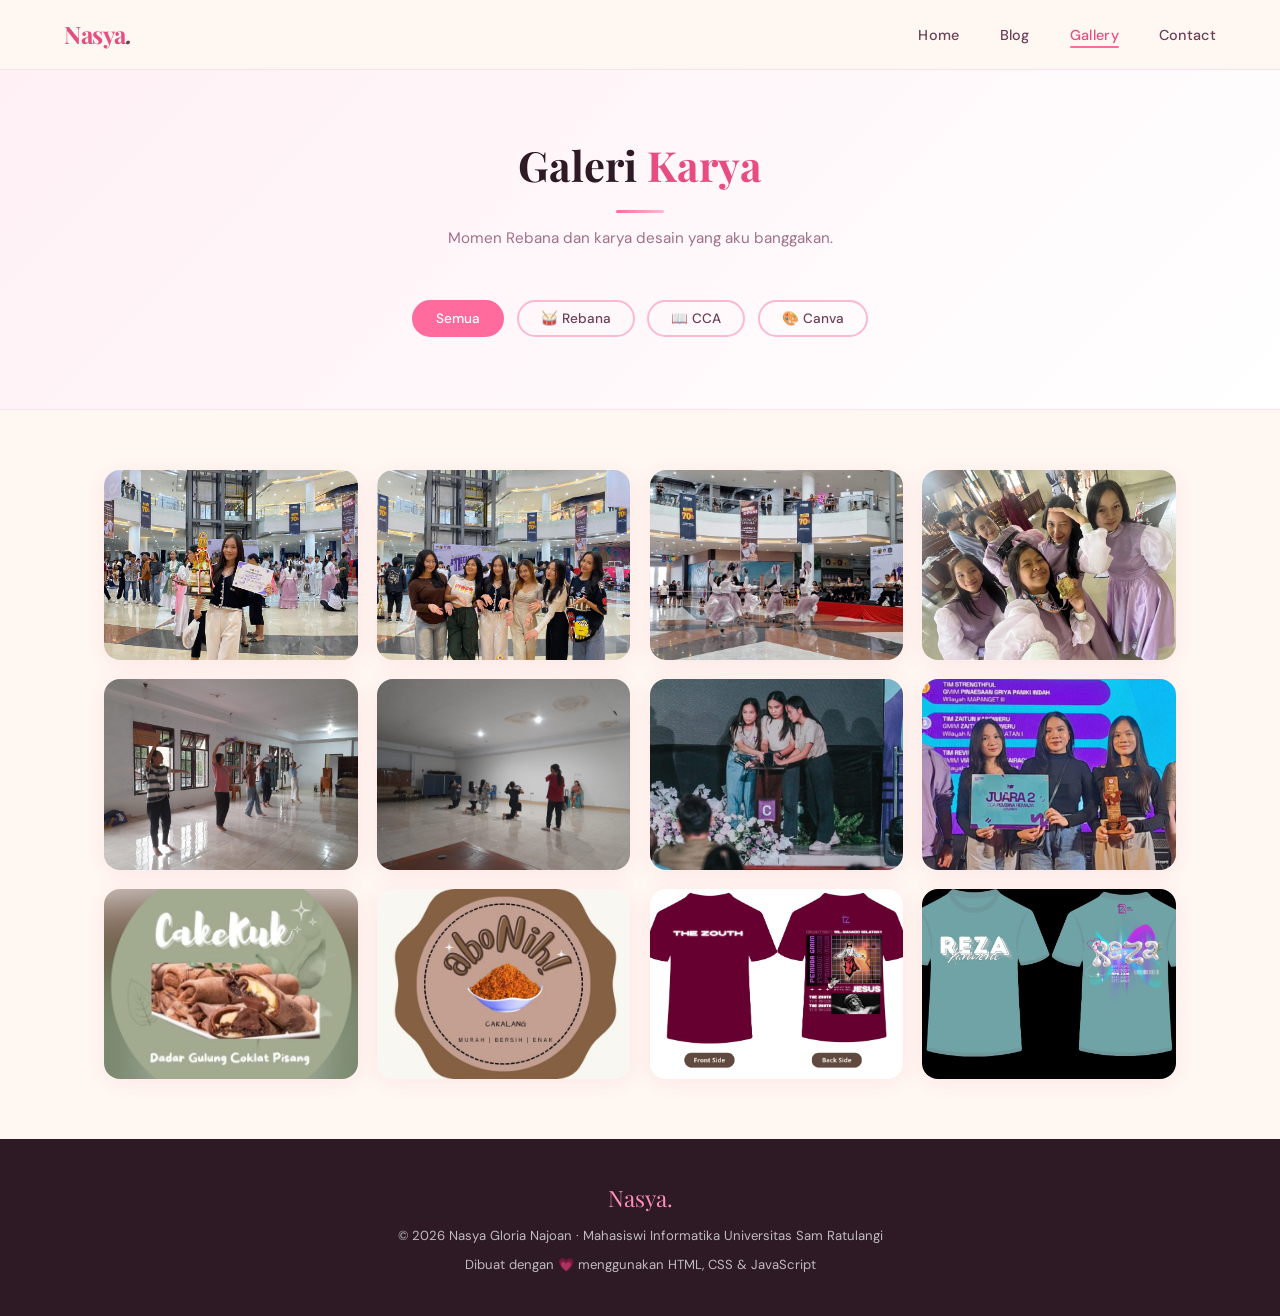
<file: pages/gallery.html>
<!DOCTYPE html>
<html lang="id">

<head>
    <meta charset="UTF-8">
    <meta name="viewport" content="width=device-width, initial-scale=1.0">
    <title>Gallery — Nasya Gloria Najoan</title>
    <link rel="stylesheet" href="../css/style.css">
    <link rel="icon"
        href="data:image/svg+xml,<svg xmlns='http://www.w3.org/2000/svg' viewBox='0 0 100 100'><text y='.9em' font-size='90'>🌸</text></svg>">
</head>

<body>

    <!-- NAVBAR -->
    <nav class="navbar">
        <a href="../index.html" class="nav-logo">Nasya<span>.</span></a>
        <ul class="nav-links">
            <li><a href="../index.html">Home</a></li>
            <li><a href="blog.html">Blog</a></li>
            <li><a href="gallery.html" class="active">Gallery</a></li>
            <li><a href="contact.html">Contact</a></li>
        </ul>
        <div class="nav-toggle" aria-label="Toggle menu">
            <span></span><span></span><span></span>
        </div>
    </nav>

    <div class="page-wrapper">

        <!-- GALLERY HERO -->
        <div class="gallery-hero">
            <h1 class="section-title fade-up">Galeri <span>Karya</span></h1>
            <div class="divider" style="margin: 0.6rem auto 0.8rem"></div>
            <p class="section-subtitle fade-up">Momen Rebana dan karya desain yang aku banggakan.</p>

            <div class="gallery-filter fade-up">
                <button class="filter-btn active" data-filter="all">Semua</button>
                <button class="filter-btn" data-filter="rebana">🥁 Rebana</button>
                <button class="filter-btn" data-filter="cca">📖 CCA</button>
                <button class="filter-btn" data-filter="canva">🎨 Canva</button>
            </div>
        </div>

        <!-- GALLERY GRID -->
        <div class="gallery-grid">

            <!-- REBANA -->

            <div class="gallery-item fade-up" data-category="rebana">
                <div class="gallery-item-inner">
                    <img src="../assets/Rebana/Rebana2.jpeg" alt="Latihan Rutin Tim Rebana">
                </div>
                <div class="gallery-item-overlay">
                    <span class="gallery-item-caption">Perlombaan Rebana</span>
                </div>
            </div>

            <div class="gallery-item fade-up" data-category="rebana">
                <div class="gallery-item-inner">
                    <img src="../assets/Rebana/Rebana1.jpeg" alt="Penampilan Rebana - Ibadah Minggu">
                </div>
                <div class="gallery-item-overlay">
                    <span class="gallery-item-caption">Foto Bersama - Tim Perlombaan Rebana</span>
                </div>
            </div>

            <div class="gallery-item fade-up" data-category="rebana">
                <div class="gallery-item-inner">
                    <img src="../assets/Rebana/Performance.jpeg" alt="Latihan Rutin Tim Rebana">
                </div>
                <div class="gallery-item-overlay">
                    <span class="gallery-item-caption">Performance moment</span>
                </div>
            </div>

            <div class="gallery-item fade-up" data-category="rebana">
                <div class="gallery-item-inner">
                    <img src="../assets/Rebana/Rebana3.jpeg" alt="Latihan Rutin Tim Rebana">
                </div>
                <div class="gallery-item-overlay">
                    <span class="gallery-item-caption">Tim Rebana Gereja</span>
                </div>
            </div>

            <div class="gallery-item fade-up" data-category="rebana">
                <div class="gallery-item-inner">
                    <img src="../assets/Rebana/Training1.jpeg" alt="Latihan Rutin Tim Rebana">
                </div>
                <div class="gallery-item-overlay">
                    <span class="gallery-item-caption">Latihan Sebelum Tampil</span>
                </div>
            </div>

            <div class="gallery-item fade-up" data-category="rebana">
                <div class="gallery-item-inner">
                    <img src="../assets/Rebana/Training2.jpeg" alt="Latihan Rutin Tim Rebana">
                </div>
                <div class="gallery-item-overlay">
                    <span class="gallery-item-caption">Latihan Sebelum Tampil</span>
                </div>
            </div>

            <!-- CCA -->

            <div class="gallery-item fade-up" data-category="cca">
                <div class="gallery-item-inner">
                    <img src="../assets/cca/cca2.jpeg" alt="Desain Poster Event Kampus">
                </div>
                <div class="gallery-item-overlay">
                    <span class="gallery-item-caption">Perlombaan CCA</span>
                </div>
            </div>

            <div class="gallery-item fade-up" data-category="cca">
                <div class="gallery-item-inner">
                    <img src="../assets/cca/cca1.jpeg" alt="Desain Poster Event Kampus">
                </div>
                <div class="gallery-item-overlay">
                    <span class="gallery-item-caption">Penerimaan Penghargaan Juara 2 dalam Perlombaan CCA</span>
                </div>
            </div>

            <!-- CANVA -->
            <div class="gallery-item fade-up" data-category="canva">
                <div class="gallery-item-inner">
                    <img src="../assets/canva/canva1.jpeg" alt="Desain Poster Event Kampus">
                </div>
                <div class="gallery-item-overlay">
                    <span class="gallery-item-caption">Desain Poster Promosi</span>
                </div>
            </div>

            <div class="gallery-item fade-up" data-category="canva">
                <div class="gallery-item-inner">
                    <img src="../assets/canva/canva2.jpeg" alt="Desain Poster Event Kampus">
                </div>
                <div class="gallery-item-overlay">
                    <span class="gallery-item-caption">Desain Poster Promosi</span>
                </div>
            </div>

            <div class="gallery-item fade-up" data-category="canva">
                <div class="gallery-item-inner">
                    <img src="../assets/canva/canva3.jpeg" alt="Desain Poster Event Kampus">
                </div>
                <div class="gallery-item-overlay">
                    <span class="gallery-item-caption">Desain Baju</span>
                </div>
            </div>

            <div class="gallery-item fade-up" data-category="canva">
                <div class="gallery-item-inner">
                    <img src="../assets/canva/canva4.jpeg" alt="Desain Poster Event Kampus">
                </div>
                <div class="gallery-item-overlay">
                    <span class="gallery-item-caption">Desain Baju</span>
                </div>
            </div>

        </div>

    </div>

    <!-- LIGHTBOX -->
    <div class="lightbox" id="lightbox">
        <button class="lightbox-close" onclick="closeLightbox()" aria-label="Tutup">✕</button>
        <div class="lightbox-content">
            <div class="lightbox-img"></div>
            <p class="lightbox-caption"></p>
        </div>
    </div>

    <!-- FOOTER -->
    <footer>
        <span class="footer-logo">Nasya.</span>
        <p>© 2026 Nasya Gloria Najoan · Mahasiswi Informatika Universitas Sam Ratulangi</p>
        <p style="margin-top:0.4rem">Dibuat dengan 💗 menggunakan HTML, CSS &amp; JavaScript</p>
    </footer>

    <script src="../js/script.js"></script>
</body>

</html>
</file>
<file: css/style.css>
@import url("https://fonts.googleapis.com/css2?family=Playfair+Display:ital,wght@0,400;0,600;0,700;1,400&family=DM+Sans:wght@300;400;500&display=swap");

/* ===== CSS VARIABLES ===== */
:root {
  --pink-50: #fff0f5;
  --pink-100: #ffe0ec;
  --pink-200: #ffb8d2;
  --pink-300: #ff8fb8;
  --pink-400: #ff6b9d;
  --pink-500: #e84d82;
  --cream: #fff8f2;
  --white: #ffffff;
  --text-dark: #2d1a24;
  --text-mid: #6b4058;
  --text-soft: #a07088;
  --shadow: 0 4px 24px rgba(232, 77, 130, 0.1);
  --shadow-lg: 0 12px 48px rgba(232, 77, 130, 0.16);
  --radius: 16px;
  --radius-sm: 10px;
  --nav-h: 70px;
  --transition: all 0.3s cubic-bezier(0.4, 0, 0.2, 1);
}

/* ===== RESET & BASE ===== */
*,
*::before,
*::after {
  box-sizing: border-box;
  margin: 0;
  padding: 0;
}

html {
  scroll-behavior: smooth;
}

body {
  font-family: "DM Sans", sans-serif;
  background: var(--cream);
  color: var(--text-dark);
  line-height: 1.7;
  overflow-x: hidden;
}

a {
  text-decoration: none;
  color: inherit;
}
img {
  max-width: 100%;
  display: block;
}
ul {
  list-style: none;
}

/* ===== SCROLLBAR ===== */
::-webkit-scrollbar {
  width: 6px;
}
::-webkit-scrollbar-track {
  background: var(--pink-50);
}
::-webkit-scrollbar-thumb {
  background: var(--pink-300);
  border-radius: 3px;
}

/* ===== NAVBAR ===== */
.navbar {
  position: fixed;
  top: 0;
  left: 0;
  right: 0;
  height: var(--nav-h);
  background: rgba(255, 248, 242, 0.88);
  backdrop-filter: blur(16px);
  -webkit-backdrop-filter: blur(16px);
  border-bottom: 1px solid var(--pink-100);
  z-index: 1000;
  display: flex;
  align-items: center;
  padding: 0 5%;
  justify-content: space-between;
  transition: var(--transition);
}

.navbar.scrolled {
  background: rgba(255, 248, 242, 0.97);
  box-shadow: var(--shadow);
}

.nav-logo {
  font-family: "Playfair Display", serif;
  font-size: 1.5rem;
  font-weight: 700;
  color: var(--pink-500);
  letter-spacing: -0.5px;
}

.nav-logo span {
  color: var(--text-mid);
  font-style: italic;
}

.nav-links {
  display: flex;
  gap: 2.5rem;
  align-items: center;
}

.nav-links a {
  font-size: 0.9rem;
  font-weight: 500;
  color: var(--text-mid);
  position: relative;
  transition: var(--transition);
  letter-spacing: 0.3px;
}

.nav-links a::after {
  content: "";
  position: absolute;
  bottom: -4px;
  left: 0;
  width: 0;
  height: 2px;
  background: var(--pink-400);
  border-radius: 2px;
  transition: var(--transition);
}

.nav-links a:hover,
.nav-links a.active {
  color: var(--pink-500);
}
.nav-links a:hover::after,
.nav-links a.active::after {
  width: 100%;
}

.nav-toggle {
  display: none;
  flex-direction: column;
  gap: 5px;
  cursor: pointer;
  padding: 4px;
}

.nav-toggle span {
  display: block;
  width: 24px;
  height: 2px;
  background: var(--text-mid);
  border-radius: 2px;
  transition: var(--transition);
}

/* ===== PAGE WRAPPER ===== */
.page-wrapper {
  padding-top: var(--nav-h);
  min-height: 100vh;
}

/* ===== SECTION COMMON ===== */
section {
  padding: 80px 5%;
}

.section-title {
  font-family: "Playfair Display", serif;
  font-size: clamp(1.8rem, 4vw, 2.6rem);
  color: var(--text-dark);
  margin-bottom: 0.4rem;
}

.section-subtitle {
  color: var(--text-soft);
  font-size: 0.95rem;
  margin-bottom: 3rem;
}

.section-title span {
  color: var(--pink-500);
}

.divider {
  width: 48px;
  height: 3px;
  background: linear-gradient(90deg, var(--pink-400), var(--pink-200));
  border-radius: 2px;
  margin: 0.6rem 0 1rem;
}

/* ===== BTN ===== */
.btn {
  display: inline-flex;
  align-items: center;
  gap: 8px;
  padding: 12px 28px;
  border-radius: 50px;
  font-family: "DM Sans", sans-serif;
  font-size: 0.9rem;
  font-weight: 500;
  cursor: pointer;
  transition: var(--transition);
  border: none;
}

.btn-primary {
  background: linear-gradient(135deg, var(--pink-400), var(--pink-500));
  color: white;
  box-shadow: 0 4px 16px rgba(232, 77, 130, 0.35);
}

.btn-primary:hover {
  transform: translateY(-2px);
  box-shadow: 0 8px 24px rgba(232, 77, 130, 0.45);
}

.btn-outline {
  background: transparent;
  color: var(--pink-500);
  border: 2px solid var(--pink-300);
}

.btn-outline:hover {
  background: var(--pink-50);
  border-color: var(--pink-400);
  transform: translateY(-2px);
}

/* ===== CARD ===== */
.card {
  background: var(--white);
  border-radius: var(--radius);
  overflow: hidden;
  box-shadow: var(--shadow);
  transition: var(--transition);
}

.card:hover {
  transform: translateY(-6px);
  box-shadow: var(--shadow-lg);
}

/* ===== BADGE / TAG ===== */
.tag {
  display: inline-block;
  padding: 4px 12px;
  border-radius: 50px;
  font-size: 0.75rem;
  font-weight: 500;
  background: var(--pink-100);
  color: var(--pink-500);
}

/* ============================================================
   HOME PAGE
   ============================================================ */

/* Hero */
.hero {
  min-height: calc(100vh - var(--nav-h));
  display: grid;
  grid-template-columns: 1fr 1fr;
  align-items: center;
  gap: 4rem;
  padding: 60px 5%;
  position: relative;
  overflow: hidden;
}

.hero::before {
  content: "";
  position: absolute;
  top: -120px;
  right: -120px;
  width: 500px;
  height: 500px;
  background: radial-gradient(circle, var(--pink-100) 0%, transparent 70%);
  pointer-events: none;
}

.hero::after {
  content: "";
  position: absolute;
  bottom: -80px;
  left: -80px;
  width: 350px;
  height: 350px;
  background: radial-gradient(circle, var(--pink-50) 0%, transparent 70%);
  pointer-events: none;
}

.hero-text {
  position: relative;
  z-index: 1;
}

.hero-greeting {
  font-size: 0.9rem;
  font-weight: 500;
  color: var(--pink-500);
  letter-spacing: 2px;
  text-transform: uppercase;
  display: flex;
  align-items: center;
  gap: 10px;
  margin-bottom: 1rem;
}

.hero-greeting::before {
  content: "";
  display: inline-block;
  width: 30px;
  height: 2px;
  background: var(--pink-400);
}

.hero-name {
  font-family: "Playfair Display", serif;
  font-size: clamp(2.4rem, 5vw, 4rem);
  font-weight: 700;
  line-height: 1.15;
  color: var(--text-dark);
  margin-bottom: 0.5rem;
}

.hero-name span {
  color: var(--pink-500);
}

.hero-tagline {
  font-family: "Playfair Display", serif;
  font-size: clamp(1rem, 2vw, 1.3rem);
  color: var(--text-mid);
  font-style: italic;
  margin-bottom: 1.5rem;
}

.hero-desc {
  color: var(--text-soft);
  font-size: 0.95rem;
  max-width: 420px;
  margin-bottom: 2.5rem;
}

.hero-btns {
  display: flex;
  gap: 1rem;
  flex-wrap: wrap;
}

.hero-image {
  position: relative;
  z-index: 1;
  display: flex;
  justify-content: center;
}

.hero-img-wrap {
  position: relative;
  width: 340px;
  height: 400px;
}

.hero-img-bg {
  position: absolute;
  inset: 0;
  background: linear-gradient(135deg, var(--pink-200), var(--pink-100));
  border-radius: 60% 40% 40% 60% / 50% 50% 50% 50%;
  animation: morphBlob 8s ease-in-out infinite;
}

.blog-card-img img {
  width: 100%;
  height: 100%;
  object-fit: cover;
}

.modal-header-img {
  height: 220px;
  overflow: hidden;  
  display: block;     
  position: relative;
}

.modal-header-img img {
  width: 100%;
  height: 100%;
  object-fit: cover;
  object-position: center top;
}

.modal-header-img .modal-close {
  position: absolute;
  top: 1rem;
  right: 1rem;
}

.contact-card {
  display: flex;
  align-items: center;
  gap: 1rem;
  background: var(--white);
  border-radius: var(--radius);
  padding: 1rem 1.2rem;
  margin-bottom: 0.8rem;
  box-shadow: var(--shadow);
  transition: var(--transition);
}

.contact-card:hover {
  transform: translateX(4px);
  box-shadow: var(--shadow-lg);
}

.contact-card-text {
  display: flex;
  flex-direction: column;
  gap: 0.15rem;
}

.contact-card-text strong {
  font-size: 0.82rem;
  font-weight: 600;
  color: var(--text-dark);
  text-transform: uppercase;
  letter-spacing: 0.5px;
}

.contact-card-text span {
  font-size: 0.9rem;
  color: var(--text-mid);
}

@keyframes morphBlob {
  0%,
  100% {
    border-radius: 60% 40% 40% 60% / 50% 50% 50% 50%;
  }
  33% {
    border-radius: 40% 60% 60% 40% / 60% 40% 60% 40%;
  }
  66% {
    border-radius: 50% 50% 40% 60% / 40% 60% 50% 50%;
  }
}

.hero-img-wrap img,
.hero-img-placeholder {
  position: absolute;
  bottom: 0;
  left: 50%;
  transform: translateX(-50%);
  width: 290px;
  height: 360px;
  object-fit: cover;
  object-position: top;
  border-radius: 50% 50% 20px 20px;
  z-index: 1;
}

.hero-img-placeholder {
  background: linear-gradient(180deg, var(--pink-200) 0%, var(--pink-300) 100%);
  display: flex;
  align-items: center;
  justify-content: center;
  font-size: 5rem;
}

.hero-badge {
  position: absolute;
  background: white;
  border-radius: 14px;
  padding: 10px 16px;
  box-shadow: var(--shadow);
  display: flex;
  align-items: center;
  gap: 10px;
  font-size: 0.82rem;
  font-weight: 500;
  color: var(--text-mid);
  z-index: 2;
  animation: float 4s ease-in-out infinite;
}

.hero-badge .badge-icon {
  font-size: 1.3rem;
}

.hero-badge-1 {
  top: 20px;
  right: -10px;
  animation-delay: 0s;
}
.hero-badge-2 {
  bottom: 60px;
  left: -20px;
  animation-delay: 1.5s;
}

@keyframes float {
  0%,
  100% {
    transform: translateY(0);
  }
  50% {
    transform: translateY(-8px);
  }
}

/* About */
.about {
  background: var(--white);
}
.about-inner {
  display: grid;
  grid-template-columns: 1fr 1fr;
  gap: 5rem;
  align-items: center;
  max-width: 1100px;
  margin: 0 auto;
}

.about-text p {
  color: var(--text-mid);
  margin-bottom: 1rem;
  font-size: 0.95rem;
}

.about-highlights {
  display: flex;
  gap: 2rem;
  margin-top: 2rem;
}

.highlight-item {
  text-align: center;
}

.highlight-num {
  font-family: "Playfair Display", serif;
  font-size: 2rem;
  font-weight: 700;
  color: var(--pink-500);
  display: block;
}

.highlight-label {
  font-size: 0.8rem;
  color: var(--text-soft);
}

/* Skills */
.skills-grid {
  display: grid;
  grid-template-columns: repeat(auto-fit, minmax(200px, 1fr));
  gap: 1.5rem;
  max-width: 1100px;
  margin: 0 auto;
}

.skill-card {
  background: var(--white);
  border-radius: var(--radius);
  padding: 2rem 1.5rem;
  text-align: center;
  box-shadow: var(--shadow);
  transition: var(--transition);
  border: 2px solid transparent;
}

.skill-card:hover {
  border-color: var(--pink-200);
  transform: translateY(-4px);
}

.skill-icon {
  font-size: 2.5rem;
  margin-bottom: 1rem;
}
.skill-name {
  font-family: "Playfair Display", serif;
  font-size: 1.05rem;
  font-weight: 600;
  color: var(--text-dark);
  margin-bottom: 0.4rem;
}
.skill-desc {
  font-size: 0.82rem;
  color: var(--text-soft);
}

/* Preview sections */
.preview-grid {
  display: grid;
  grid-template-columns: repeat(auto-fit, minmax(280px, 1fr));
  gap: 1.5rem;
  max-width: 1100px;
  margin: 0 auto 2.5rem;
}

.preview-section {
  background: var(--white);
}
.preview-section-inner {
  max-width: 1100px;
  margin: 0 auto;
}
.preview-header {
  display: flex;
  justify-content: space-between;
  align-items: flex-end;
  margin-bottom: 2rem;
}

.blog-preview-card {
  background: var(--white);
  border-radius: var(--radius);
  overflow: hidden;
  box-shadow: var(--shadow);
  transition: var(--transition);
}
.blog-preview-card:hover {
  transform: translateY(-5px);
  box-shadow: var(--shadow-lg);
}
.blog-preview-img {
  height: 160px;
  background: linear-gradient(135deg, var(--pink-100), var(--pink-200));
  display: flex;
  align-items: center;
  justify-content: center;
  font-size: 3rem;
}
.blog-preview-body {
  padding: 1.2rem;
}
.blog-preview-body .tag {
  margin-bottom: 0.7rem;
}
.blog-preview-title {
  font-family: "Playfair Display", serif;
  font-size: 1rem;
  font-weight: 600;
  margin-bottom: 0.5rem;
  color: var(--text-dark);
}
.blog-preview-excerpt {
  font-size: 0.83rem;
  color: var(--text-soft);
}

.gallery-preview-grid {
  display: grid;
  grid-template-columns: repeat(3, 1fr);
  gap: 0.8rem;
  max-width: 1100px;
  margin: 0 auto 2.5rem;
}

.gallery-preview-item {
  aspect-ratio: 1;
  border-radius: var(--radius-sm);
  overflow: hidden;
  background: linear-gradient(135deg, var(--pink-100), var(--pink-200));
  display: flex;
  align-items: center;
  justify-content: center;
  font-size: 2rem;
  transition: var(--transition);
  cursor: pointer;
}

.gallery-preview-item:hover {
  transform: scale(1.04);
}

.gallery-preview-item img {
  width: 100%;
  height: 100%;
  object-fit: cover;
}

/* ============================================================
   BLOG PAGE
   ============================================================ */
.blog-hero {
  background: linear-gradient(135deg, var(--pink-50), var(--white));
  padding: 60px 5% 40px;
  text-align: center;
  border-bottom: 1px solid var(--pink-100);
}

.blog-hero .section-title {
  margin-bottom: 0.3rem;
}

.blog-filter {
  display: flex;
  gap: 0.8rem;
  flex-wrap: wrap;
  margin: 2rem auto;
  max-width: 600px;
  justify-content: center;
}

.filter-btn {
  padding: 8px 22px;
  border-radius: 50px;
  border: 2px solid var(--pink-200);
  background: transparent;
  color: var(--text-mid);
  font-family: "DM Sans", sans-serif;
  font-size: 0.85rem;
  font-weight: 500;
  cursor: pointer;
  transition: var(--transition);
}

.filter-btn.active,
.filter-btn:hover {
  background: var(--pink-400);
  border-color: var(--pink-400);
  color: white;
}

.blog-grid {
  display: grid;
  grid-template-columns: repeat(auto-fit, minmax(300px, 1fr));
  gap: 2rem;
  padding: 60px 5%;
  max-width: 1100px;
  margin: 0 auto;
}

.blog-card {
  background: var(--white);
  border-radius: var(--radius);
  overflow: hidden;
  box-shadow: var(--shadow);
  transition: var(--transition);
  cursor: pointer;
  display: flex;
  flex-direction: column;
}

.blog-card:hover {
  transform: translateY(-6px);
  box-shadow: var(--shadow-lg);
}

.blog-card-img {
  height: 200px;
  background: linear-gradient(135deg, var(--pink-100), var(--pink-200));
  display: flex;
  align-items: center;
  justify-content: center;
  font-size: 4rem;
  flex-shrink: 0;
}

.blog-card-body {
  padding: 1.5rem;
  display: flex;
  flex-direction: column;
  flex: 1;
}

.blog-card-meta {
  display: flex;
  align-items: center;
  gap: 0.8rem;
  margin-bottom: 0.8rem;
}

.blog-card-date {
  font-size: 0.78rem;
  color: var(--text-soft);
}

.blog-card-title {
  font-family: "Playfair Display", serif;
  font-size: 1.15rem;
  font-weight: 600;
  color: var(--text-dark);
  margin-bottom: 0.7rem;
  line-height: 1.4;
}

.blog-card-excerpt {
  font-size: 0.87rem;
  color: var(--text-soft);
  line-height: 1.7;
  flex: 1;
  margin-bottom: 1.2rem;
}

.blog-read-more {
  display: inline-flex;
  align-items: center;
  gap: 6px;
  color: var(--pink-500);
  font-size: 0.85rem;
  font-weight: 500;
  transition: var(--transition);
}

.blog-read-more:hover {
  gap: 10px;
}

/* Blog Modal */
.modal-overlay {
  position: fixed;
  inset: 0;
  background: rgba(45, 26, 36, 0.55);
  backdrop-filter: blur(4px);
  z-index: 2000;
  display: flex;
  align-items: center;
  justify-content: center;
  padding: 2rem;
  opacity: 0;
  visibility: hidden;
  transition: var(--transition);
}

.modal-overlay.open {
  opacity: 1;
  visibility: visible;
}

.modal-box {
  background: var(--white);
  border-radius: var(--radius);
  max-width: 720px;
  width: 100%;
  max-height: 85vh;
  overflow-y: auto;
  transform: translateY(30px) scale(0.97);
  transition: var(--transition);
}

.modal-overlay.open .modal-box {
  transform: translateY(0) scale(1);
}

.modal-header-img {
  height: 220px;
  background: linear-gradient(135deg, var(--pink-100), var(--pink-200));
  display: flex;
  align-items: center;
  justify-content: center;
  font-size: 5rem;
  position: relative;
}

.modal-close {
  position: absolute;
  top: 1rem;
  right: 1rem;
  width: 36px;
  height: 36px;
  border-radius: 50%;
  background: white;
  border: none;
  cursor: pointer;
  display: flex;
  align-items: center;
  justify-content: center;
  font-size: 1.2rem;
  color: var(--text-mid);
  box-shadow: var(--shadow);
  transition: var(--transition);
}

.modal-close:hover {
  background: var(--pink-100);
  color: var(--pink-500);
}

.modal-content {
  padding: 2rem 2.5rem;
}

.modal-meta {
  display: flex;
  align-items: center;
  gap: 1rem;
  margin-bottom: 1rem;
}

.modal-title {
  font-family: "Playfair Display", serif;
  font-size: 1.6rem;
  font-weight: 700;
  color: var(--text-dark);
  margin-bottom: 1.5rem;
  line-height: 1.35;
}

.modal-body {
  font-size: 0.95rem;
  color: var(--text-mid);
  line-height: 1.85;
}

.modal-body p {
  margin-bottom: 1.2rem;
}
.modal-body p:last-child {
  margin-bottom: 0;
}

/* ============================================================
   GALLERY PAGE
   ============================================================ */
.gallery-hero {
  background: linear-gradient(135deg, var(--pink-50), var(--white));
  padding: 60px 5% 40px;
  text-align: center;
  border-bottom: 1px solid var(--pink-100);
}

.gallery-filter {
  display: flex;
  gap: 0.8rem;
  flex-wrap: wrap;
  margin: 2rem auto;
  max-width: 500px;
  justify-content: center;
}

.gallery-grid {
  display: grid;
  grid-template-columns: repeat(auto-fill, minmax(240px, 1fr));
  gap: 1.2rem;
  padding: 60px 5%;
  max-width: 1200px;
  margin: 0 auto;
}

.gallery-item {
  aspect-ratio: 4/3;
  border-radius: var(--radius);
  overflow: hidden;
  position: relative;
  cursor: pointer;
  box-shadow: var(--shadow);
  transition: var(--transition);
}

.gallery-item:hover {
  transform: scale(1.03);
  box-shadow: var(--shadow-lg);
}

.gallery-item-inner {
  width: 100%;
  height: 100%;
  background: linear-gradient(135deg, var(--pink-100), var(--pink-200));
  display: flex;
  align-items: center;
  justify-content: center;
  font-size: 3rem;
  transition: var(--transition);
}

.gallery-item img {
  width: 100%;
  height: 100%;
  object-fit: cover;
}

.gallery-item-overlay {
  position: absolute;
  inset: 0;
  background: linear-gradient(to top, rgba(232, 77, 130, 0.75), transparent);
  opacity: 0;
  transition: var(--transition);
  display: flex;
  align-items: flex-end;
  padding: 1.2rem;
}

.gallery-item:hover .gallery-item-overlay {
  opacity: 1;
}

.gallery-item-caption {
  color: white;
  font-size: 0.85rem;
  font-weight: 500;
}

.gallery-item[data-category="rebana"] .gallery-item-inner {
  background: linear-gradient(135deg, #ffd6e8, var(--pink-200));
}

.gallery-item[data-category="canva"] .gallery-item-inner {
  background: linear-gradient(135deg, #fce4d6, #ffd6e8);
}

/* Gallery Lightbox */
.lightbox {
  position: fixed;
  inset: 0;
  background: rgba(45, 26, 36, 0.92);
  z-index: 3000;
  display: flex;
  align-items: center;
  justify-content: center;
  opacity: 0;
  visibility: hidden;
  transition: var(--transition);
}

.lightbox.open {
  opacity: 1;
  visibility: visible;
}

.lightbox-content {
  max-width: 800px;
  width: 90%;
  text-align: center;
  transform: scale(0.9);
  transition: var(--transition);
}

.lightbox.open .lightbox-content {
  transform: scale(1);
}

.lightbox-img {
  border-radius: var(--radius);
  max-height: 70vh;
  width: 100%;
  object-fit: contain;
  background: var(--pink-50);
  display: flex;
  align-items: center;
  justify-content: center;
  font-size: 6rem;
  min-height: 300px;
}

.lightbox-caption {
  color: white;
  margin-top: 1rem;
  font-size: 0.95rem;
  opacity: 0.85;
}

.lightbox-close {
  position: fixed;
  top: 1.5rem;
  right: 1.5rem;
  width: 44px;
  height: 44px;
  border-radius: 50%;
  background: rgba(255, 255, 255, 0.15);
  border: none;
  cursor: pointer;
  display: flex;
  align-items: center;
  justify-content: center;
  font-size: 1.3rem;
  color: white;
  transition: var(--transition);
}

.lightbox-close:hover {
  background: rgba(255, 255, 255, 0.3);
}

/* ============================================================
   CONTACT PAGE
   ============================================================ */
.contact-page {
  padding: 80px 5%;
}
.contact-inner {
  display: grid;
  grid-template-columns: 1fr 1.4fr;
  gap: 4rem;
  max-width: 1000px;
  margin: 0 auto;
  align-items: start;
}

.contact-info {
  padding-top: 0.5rem;
}
.contact-info .section-title {
  text-align: left;
}

.contact-info-desc {
  color: var(--text-soft);
  font-size: 0.92rem;
  margin-bottom: 2rem;
}

.contact-item {
  display: flex;
  align-items: center;
  gap: 1rem;
  margin-bottom: 1.2rem;
}

.contact-icon {
  width: 44px;
  height: 44px;
  border-radius: 50%;
  background: var(--pink-100);
  display: flex;
  align-items: center;
  justify-content: center;
  font-size: 1.2rem;
  flex-shrink: 0;
  color: var(--pink-500);
}

.contact-item-text small {
  display: block;
  font-size: 0.75rem;
  color: var(--text-soft);
  text-transform: uppercase;
  letter-spacing: 1px;
}

.contact-item-text span {
  font-size: 0.92rem;
  color: var(--text-mid);
  font-weight: 500;
}

/* Form */
.contact-form-wrap {
  background: var(--white);
  border-radius: var(--radius);
  padding: 2.5rem;
  box-shadow: var(--shadow);
}

.form-group {
  margin-bottom: 1.4rem;
}

.form-group label {
  display: block;
  font-size: 0.82rem;
  font-weight: 500;
  color: var(--text-mid);
  margin-bottom: 0.5rem;
  letter-spacing: 0.3px;
}

.form-group input,
.form-group textarea,
.form-group select {
  width: 100%;
  padding: 12px 16px;
  border: 2px solid var(--pink-100);
  border-radius: var(--radius-sm);
  font-family: "DM Sans", sans-serif;
  font-size: 0.92rem;
  color: var(--text-dark);
  background: var(--cream);
  transition: var(--transition);
  outline: none;
}

.form-group input:focus,
.form-group textarea:focus,
.form-group select:focus {
  border-color: var(--pink-300);
  background: var(--white);
  box-shadow: 0 0 0 4px rgba(255, 143, 184, 0.12);
}

.form-group textarea {
  resize: vertical;
  min-height: 130px;
}

.form-row {
  display: grid;
  grid-template-columns: 1fr 1fr;
  gap: 1rem;
}

.form-submit {
  width: 100%;
  justify-content: center;
  padding: 14px;
  font-size: 0.95rem;
}

.form-success {
  display: none;
  text-align: center;
  padding: 2rem;
  color: var(--text-mid);
}

.form-success .success-icon {
  font-size: 3rem;
  display: block;
  margin-bottom: 1rem;
}

.form-success h3 {
  font-family: "Playfair Display", serif;
  color: var(--text-dark);
  margin-bottom: 0.5rem;
}

.form-success p {
  font-size: 0.9rem;
  color: var(--text-soft);
}

/* ===== FOOTER ===== */
footer {
  background: var(--text-dark);
  color: rgba(255, 255, 255, 0.7);
  text-align: center;
  padding: 2.5rem 5%;
}

footer .footer-logo {
  font-family: "Playfair Display", serif;
  font-size: 1.4rem;
  color: var(--pink-300);
  margin-bottom: 0.5rem;
  display: block;
}

footer p {
  font-size: 0.82rem;
}

footer a {
  color: var(--pink-300);
  transition: var(--transition);
}

footer a:hover {
  color: var(--pink-200);
}

/* ===== ANIMATIONS ===== */
.fade-up {
  opacity: 0;
  transform: translateY(28px);
  transition:
    opacity 0.6s ease,
    transform 0.6s ease;
}

.fade-up.visible {
  opacity: 1;
  transform: translateY(0);
}

/* ===== RESPONSIVE ===== */
@media (max-width: 900px) {
  .hero {
    grid-template-columns: 1fr;
    text-align: center;
    gap: 2rem;
    padding-top: 3rem;
  }
  .hero-desc {
    margin: 0 auto 2.5rem;
  }
  .hero-btns {
    justify-content: center;
  }
  .hero-image {
    order: -1;
  }
  .hero-img-wrap {
    width: 260px;
    height: 300px;
  }
  .hero-img-wrap img,
  .hero-img-placeholder {
    width: 220px;
    height: 270px;
  }
  .hero-badge-1 {
    top: 10px;
    right: 10px;
  }
  .hero-badge-2 {
    bottom: 30px;
    left: 10px;
  }

  .about-inner {
    grid-template-columns: 1fr;
    gap: 2.5rem;
  }
  .contact-inner {
    grid-template-columns: 1fr;
    gap: 2.5rem;
  }
}

@media (max-width: 600px) {
  .nav-links {
    display: none;
    flex-direction: column;
    position: fixed;
    top: var(--nav-h);
    left: 0;
    right: 0;
    background: var(--white);
    padding: 1.5rem 5%;
    gap: 1.2rem;
    border-bottom: 1px solid var(--pink-100);
    box-shadow: var(--shadow);
  }
  .nav-links.open {
    display: flex;
  }
  .nav-toggle {
    display: flex;
  }
  .form-row {
    grid-template-columns: 1fr;
  }
  .gallery-grid {
    grid-template-columns: repeat(2, 1fr);
  }
  .gallery-preview-grid {
    grid-template-columns: repeat(2, 1fr);
  }
  section {
    padding: 60px 5%;
  }
  .modal-content {
    padding: 1.5rem;
  }
}
</file>
